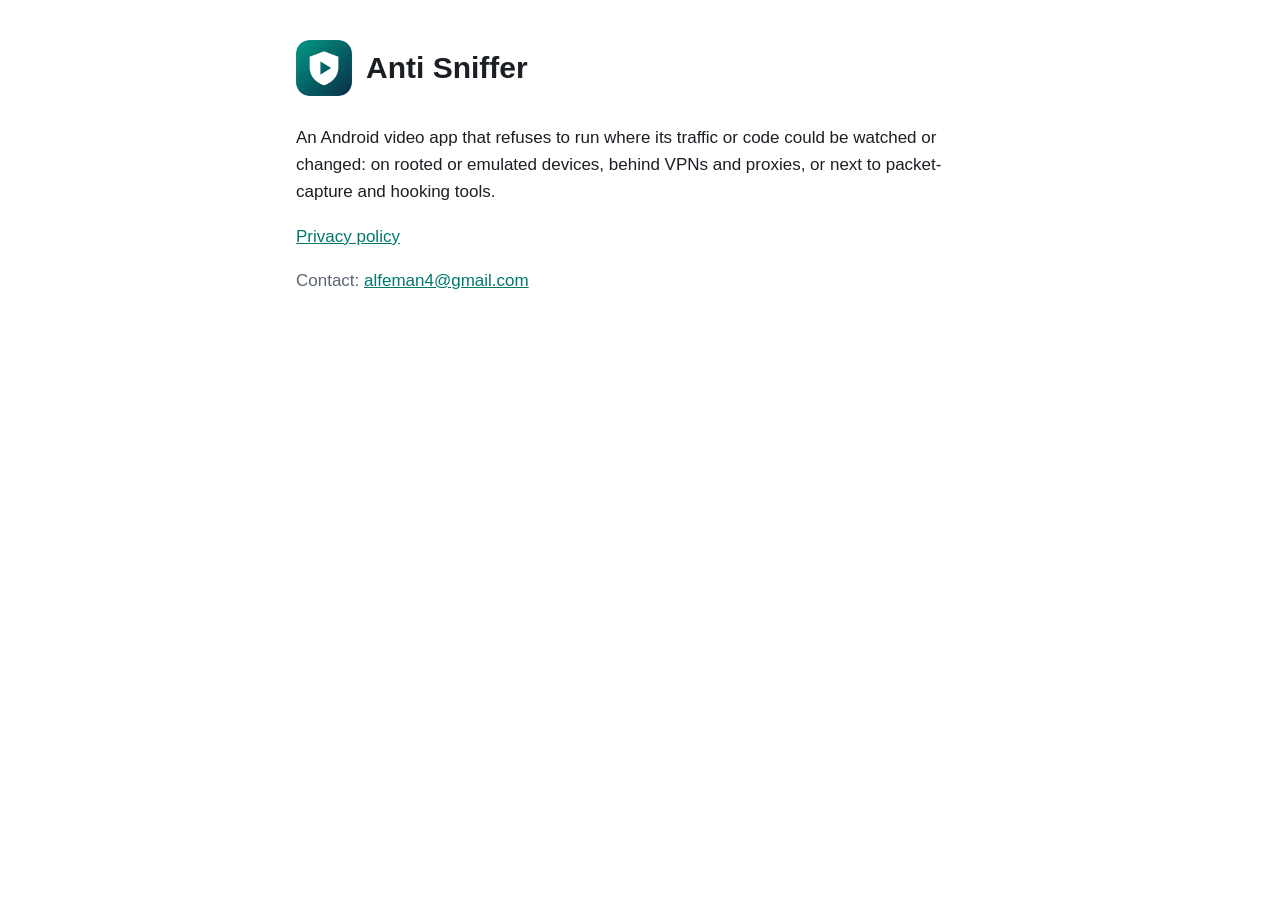
<file: anti-sniffer/index.html>
<!doctype html>
<html lang="en">
<head>
  <meta charset="utf-8">
  <meta name="viewport" content="width=device-width, initial-scale=1">
  <title>Anti Sniffer</title>
  <link rel="icon" href="icon.png">
  <link rel="stylesheet" href="style.css">
</head>
<body>
<main>
  <header><img src="icon.png" alt=""><h1>Anti Sniffer</h1></header>
  <p>An Android video app that refuses to run where its traffic or code could be watched or changed:
    on rooted or emulated devices, behind VPNs and proxies, or next to packet-capture and hooking tools.</p>
  <p><a href="privacy.html">Privacy policy</a></p>
  <p class="muted">Contact: <a href="mailto:alfeman4@gmail.com">alfeman4@gmail.com</a></p>
</main>
</body>
</html>
</file>
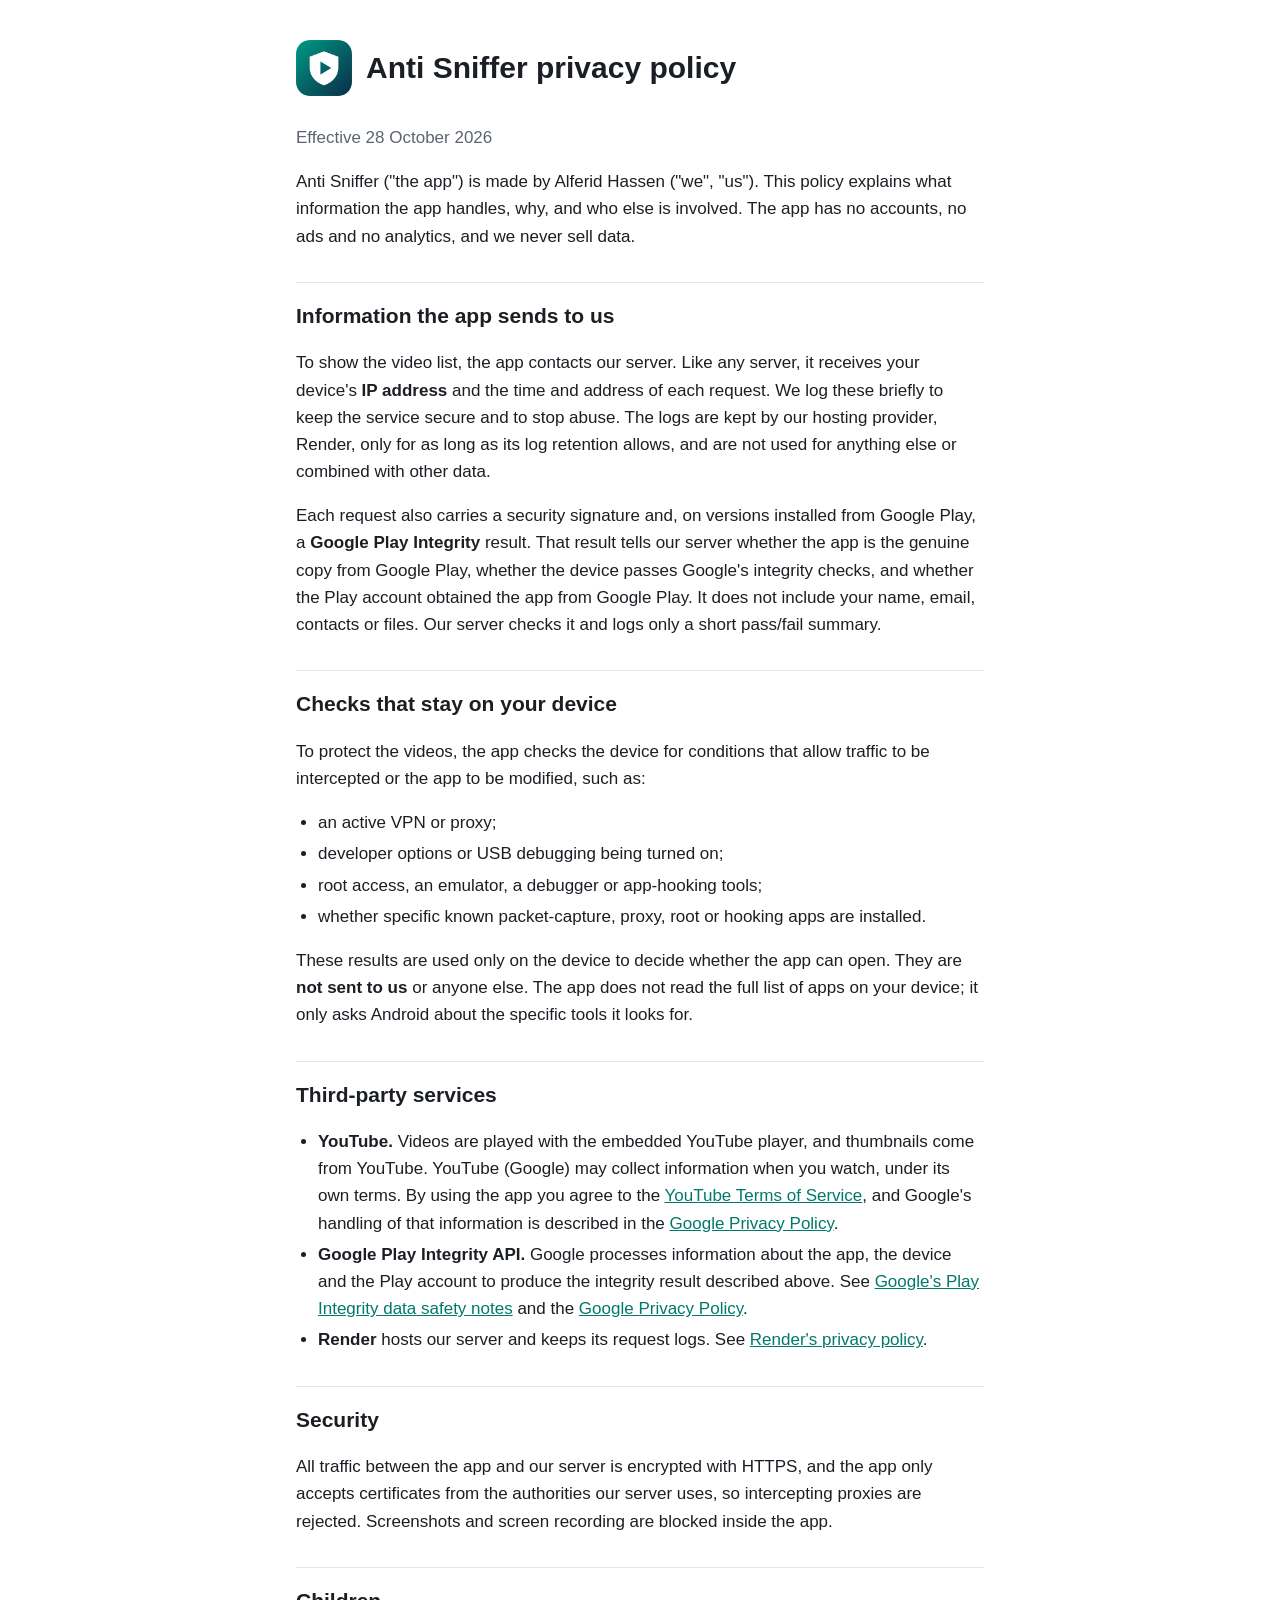
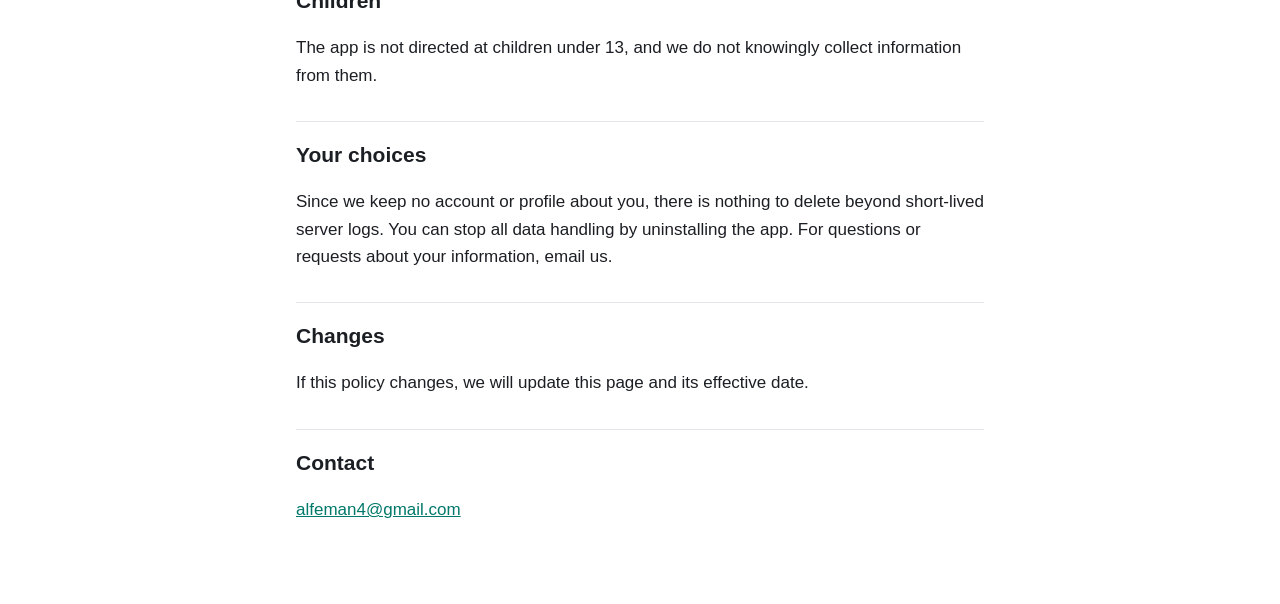
<file: anti-sniffer/privacy.html>
<!doctype html>
<html lang="en">
<head>
  <meta charset="utf-8">
  <meta name="viewport" content="width=device-width, initial-scale=1">
  <title>Privacy Policy · Anti Sniffer</title>
  <link rel="icon" href="icon.png">
  <link rel="stylesheet" href="style.css">
</head>
<body>
<main>
  <header><img src="icon.png" alt=""><h1>Anti Sniffer privacy policy</h1></header>
  <p class="muted">Effective 28 October 2026</p>

  <p>Anti Sniffer ("the app") is made by Alferid Hassen ("we", "us"). This policy explains what
    information the app handles, why, and who else is involved. The app has no accounts, no ads
    and no analytics, and we never sell data.</p>

  <h2>Information the app sends to us</h2>
  <p>To show the video list, the app contacts our server. Like any server, it receives your
    device's <strong>IP address</strong> and the time and address of each request. We log these
    briefly to keep the service secure and to stop abuse. The logs are kept by our hosting
    provider, Render, only for as long as its log retention allows, and are not used for anything
    else or combined with other data.</p>
  <p>Each request also carries a security signature and, on versions installed from Google Play,
    a <strong>Google Play Integrity</strong> result. That result tells our server whether the app
    is the genuine copy from Google Play, whether the device passes Google's integrity checks, and
    whether the Play account obtained the app from Google Play. It does not include your name,
    email, contacts or files. Our server checks it and logs only a short pass/fail summary.</p>

  <h2>Checks that stay on your device</h2>
  <p>To protect the videos, the app checks the device for conditions that allow traffic to be
    intercepted or the app to be modified, such as:</p>
  <ul>
    <li>an active VPN or proxy;</li>
    <li>developer options or USB debugging being turned on;</li>
    <li>root access, an emulator, a debugger or app-hooking tools;</li>
    <li>whether specific known packet-capture, proxy, root or hooking apps are installed.</li>
  </ul>
  <p>These results are used only on the device to decide whether the app can open. They are
    <strong>not sent to us</strong> or anyone else. The app does not read the full list of apps on
    your device; it only asks Android about the specific tools it looks for.</p>

  <h2>Third-party services</h2>
  <ul>
    <li><strong>YouTube.</strong> Videos are played with the embedded YouTube player, and
      thumbnails come from YouTube. YouTube (Google) may collect information when you watch,
      under its own terms. By using the app you agree to the
      <a href="https://www.youtube.com/t/terms">YouTube Terms of Service</a>, and Google's handling
      of that information is described in the
      <a href="https://policies.google.com/privacy">Google Privacy Policy</a>.</li>
    <li><strong>Google Play Integrity API.</strong> Google processes information about the app,
      the device and the Play account to produce the integrity result described above. See
      <a href="https://developer.android.com/google/play/integrity/terms">Google's Play Integrity
      data safety notes</a> and the <a href="https://policies.google.com/privacy">Google Privacy
      Policy</a>.</li>
    <li><strong>Render</strong> hosts our server and keeps its request logs.
      See <a href="https://render.com/privacy">Render's privacy policy</a>.</li>
  </ul>

  <h2>Security</h2>
  <p>All traffic between the app and our server is encrypted with HTTPS, and the app only accepts certificates from the
    authorities our server uses, so intercepting proxies are rejected. Screenshots and screen recording are blocked
    inside the app.</p>

  <h2>Children</h2>
  <p>The app is not directed at children under 13, and we do not knowingly collect information
    from them.</p>

  <h2>Your choices</h2>
  <p>Since we keep no account or profile about you, there is nothing to delete beyond short-lived
    server logs. You can stop all data handling by uninstalling the app. For questions or requests
    about your information, email us.</p>

  <h2>Changes</h2>
  <p>If this policy changes, we will update this page and its effective date.</p>

  <h2>Contact</h2>
  <p><a href="mailto:alfeman4@gmail.com">alfeman4@gmail.com</a></p>
</main>
</body>
</html>
</file>
<file: anti-sniffer/style.css>
:root { --bg: #ffffff; --fg: #1b1f24; --muted: #5b6470; --accent: #00796b; --rule: #e3e6ea; color-scheme: light dark; }
@media (prefers-color-scheme: dark) { :root { --bg: #0d1117; --fg: #e6edf3; --muted: #9aa4b0; --accent: #4fd1b5; --rule: #2a313a; } }
* { box-sizing: border-box; }
body { margin: 0; background: var(--bg); color: var(--fg); font: 17px/1.6 -apple-system, "Segoe UI", Roboto, Arial, sans-serif; }
main { max-width: 720px; margin: 0 auto; padding: 40px 16px 64px; }
header { display: flex; align-items: center; gap: 14px; margin-bottom: 28px; }
header img { width: 56px; height: 56px; border-radius: 14px; }
h1 { font-size: 30px; line-height: 1.2; margin: 0; }
h2 { font-size: 21px; margin: 32px 0 8px; padding-top: 16px; border-top: 1px solid var(--rule); }
a { color: var(--accent); }
.muted { color: var(--muted); }
ul { padding-left: 22px; }
li { margin: 4px 0; }
</file>
